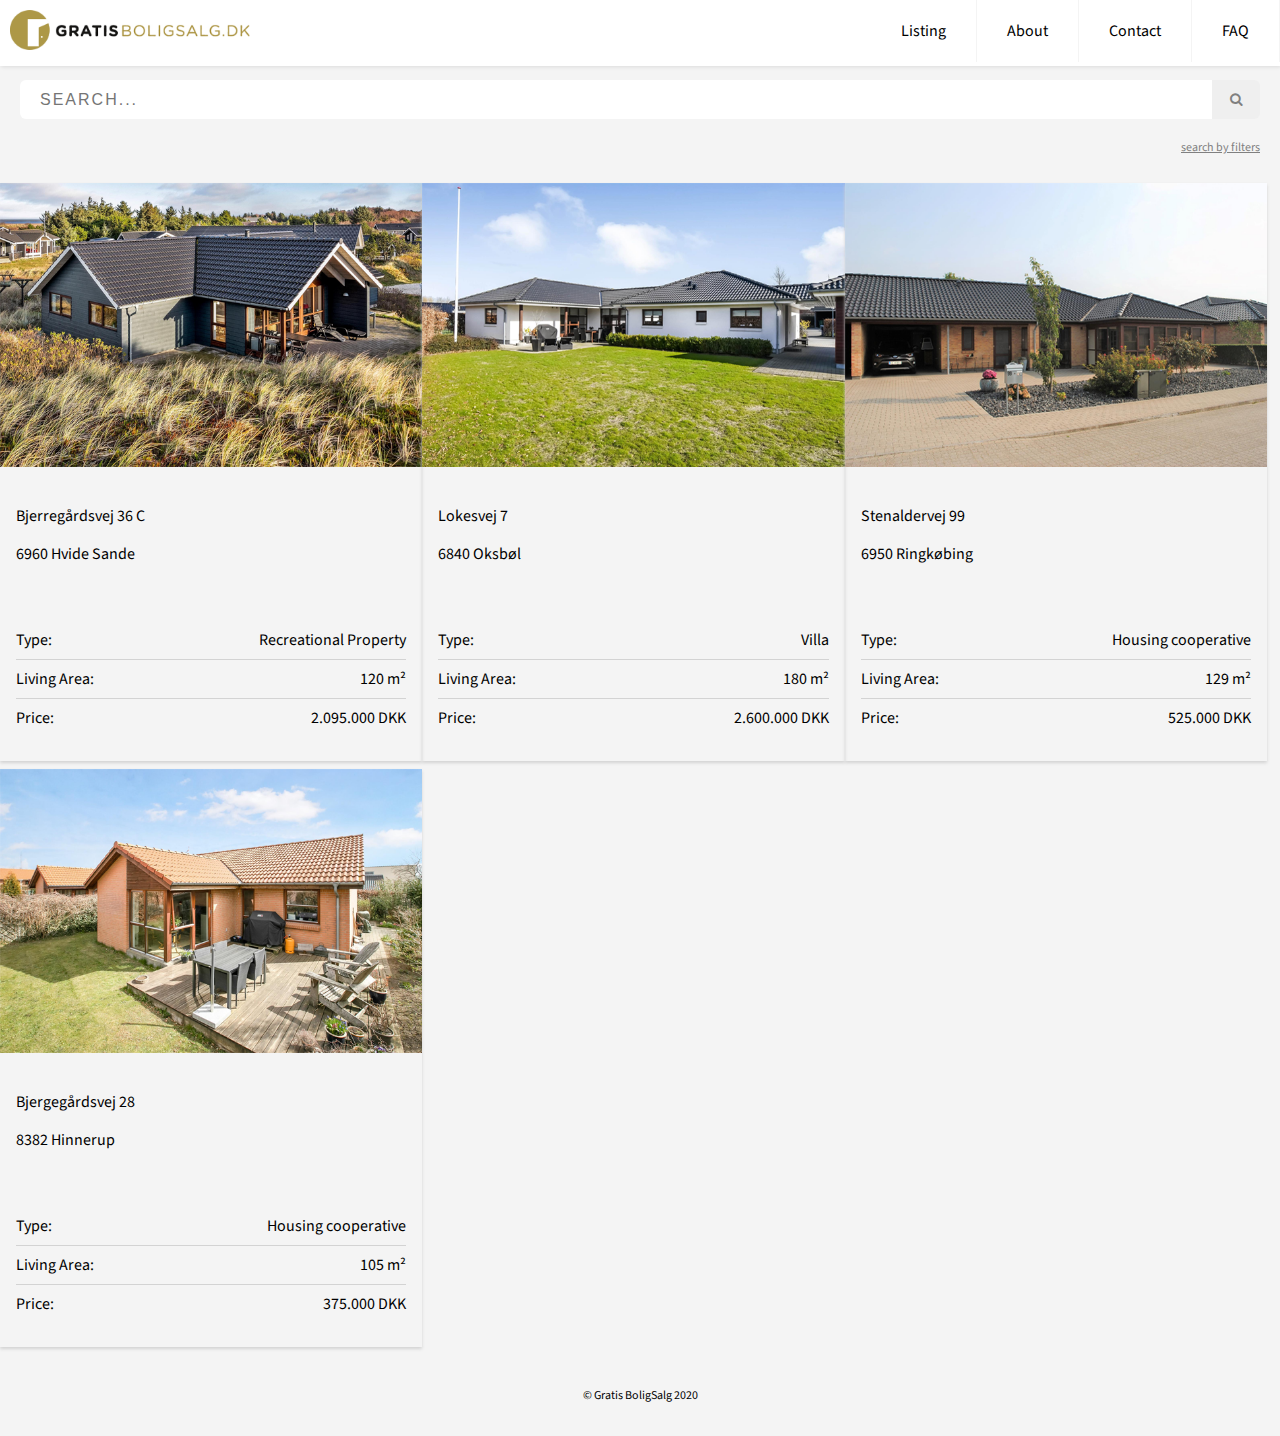
<file: index.html>
<!DOCTYPE html>
<html lang="en">

<head>
    <meta charset="UTF-8" />
    <meta name="viewport" content="width=device-width, initial-scale=1.0" />
    <link rel="stylesheet" href="./src/css/style.css" />
    <link rel="stylesheet" href="https://cdnjs.cloudflare.com/ajax/libs/font-awesome/4.7.0/css/font-awesome.min.css" />
    <link rel="stylesheet" href="https://fonts.googleapis.com/css?family=Source+Sans+Pro:400,600&display=swap" />
    <link rel="manifest" href="manifest.webmanifest" />
    <link rel="icon" type="image/png" sizes="32x32" href="./src/icons/favicon-32x32.png" />
    <title>Gratis BoligSalg</title>
</head>

<body>
    <!--Navigation menu-->
    <header class="header" id="home">
        <a href="#" class="logo">
            <img src="./src/images/logo_w_name.png" alt="logo_w_name" /></a>
        <input class="menu-btn" type="checkbox" id="menu-btn" />
        <label class="menu-icon" for="menu-btn"><span class="navicon"></span
      ></label>
        <ul class="menu">
            <li><a href="#">Listing</a></li>
            <li><a href="about.html">About</a></li>
            <li><a href="contact.html">Contact</a></li>
            <li><a href="faq.html">FAQ</a></li>
        </ul>
    </header>

    <!--Search Form-->
    <div class="container">
        <div class="search-bar" id="search-bar">
            <input placeholder="Search..." onkeyup="search_listing()" id="js-search" type="text" />
            <button type="submit"><i class="fa fa-search"></i></button>
        </div>
        <p class="search-more"><a href="search.html">search by filters</a></p>
        <br />
        <br />
        <script src="src/js/search_script.js"></script>
    </div>

    <!--Listing-->
    <div class="container">
        <div class="listing">
            <!--Item 01-->
            <div class="item1 wrapper">
                <div class="item-img">
                    <a href="house01.html"><img src="./src/images/item01.png" alt="item01" /></a>
                </div>
                <div class="item-info">
                    <p>Bjerregårdsvej 36 C</p>
                    <p>6960 Hvide Sande</p>
                </div>
                <div class="item-info">
                    <ul>
                        <li>
                            Type: <span class="float-right">Recreational Property</span>
                        </li>
                        <hr />
                        <li>Living Area: <span class="float-right">120 m²</span></li>
                        <hr />
                        <li>Price: <span class="float-right">2.095.000 DKK</span></li>
                    </ul>
                </div>
            </div>

            <!--Item 02-->
            <div class="item2 wrapper">
                <div class="item-img">
                    <a href="house02.html"><img src="./src/images/item02.png" alt="item02" /></a>
                </div>
                <div class="item-info">
                    <p>Lokesvej 7</p>
                    <p>6840 Oksbøl</p>
                </div>
                <div class="item-info">
                    <ul>
                        <li>Type: <span class="float-right">Villa</span></li>
                        <hr />
                        <li>Living Area: <span class="float-right">180 m²</span></li>
                        <hr />
                        <li>Price: <span class="float-right">2.600.000 DKK</span></li>
                    </ul>
                </div>
            </div>

            <!--Item 03-->
            <div class="item3 wrapper">
                <div class="item-img">
                    <a href="house03.html"><img src="./src/images/item03.png" alt="item03" /></a>
                </div>
                <div class="item-info">
                    <p>Stenaldervej 99</p>
                    <p>6950 Ringkøbing</p>
                </div>
                <div class="item-info">
                    <ul>
                        <li>
                            Type: <span class="float-right">Housing cooperative</span>
                        </li>
                        <hr />
                        <li>Living Area: <span class="float-right">129 m²</span></li>
                        <hr />
                        <li>Price: <span class="float-right">525.000 DKK</span></li>
                    </ul>
                </div>
            </div>

            <!--Item 04-->
            <div class="item4 wrapper">
                <div class="item-img">
                    <a href="house04.html"><img src="./src/images/item04.png" alt="item04" /></a>
                </div>
                <div class="item-info">
                    <p>Bjergegårdsvej 28</p>
                    <p>8382 Hinnerup</p>
                </div>
                <div class="item-info">
                    <ul>
                        <li>
                            Type: <span class="float-right">Housing cooperative</span>
                        </li>
                        <hr />
                        <li>Living Area: <span class="float-right">105 m²</span></li>
                        <hr />
                        <li>Price: <span class="float-right">375.000 DKK</span></li>
                    </ul>
                </div>
            </div>
        </div>
    </div>
    <!--End Listing-->

    <!--Footer-->
    <footer>© Gratis BoligSalg 2020</footer>
    <script src="src/js/app.js"></script>
</body>

</html>
</file>
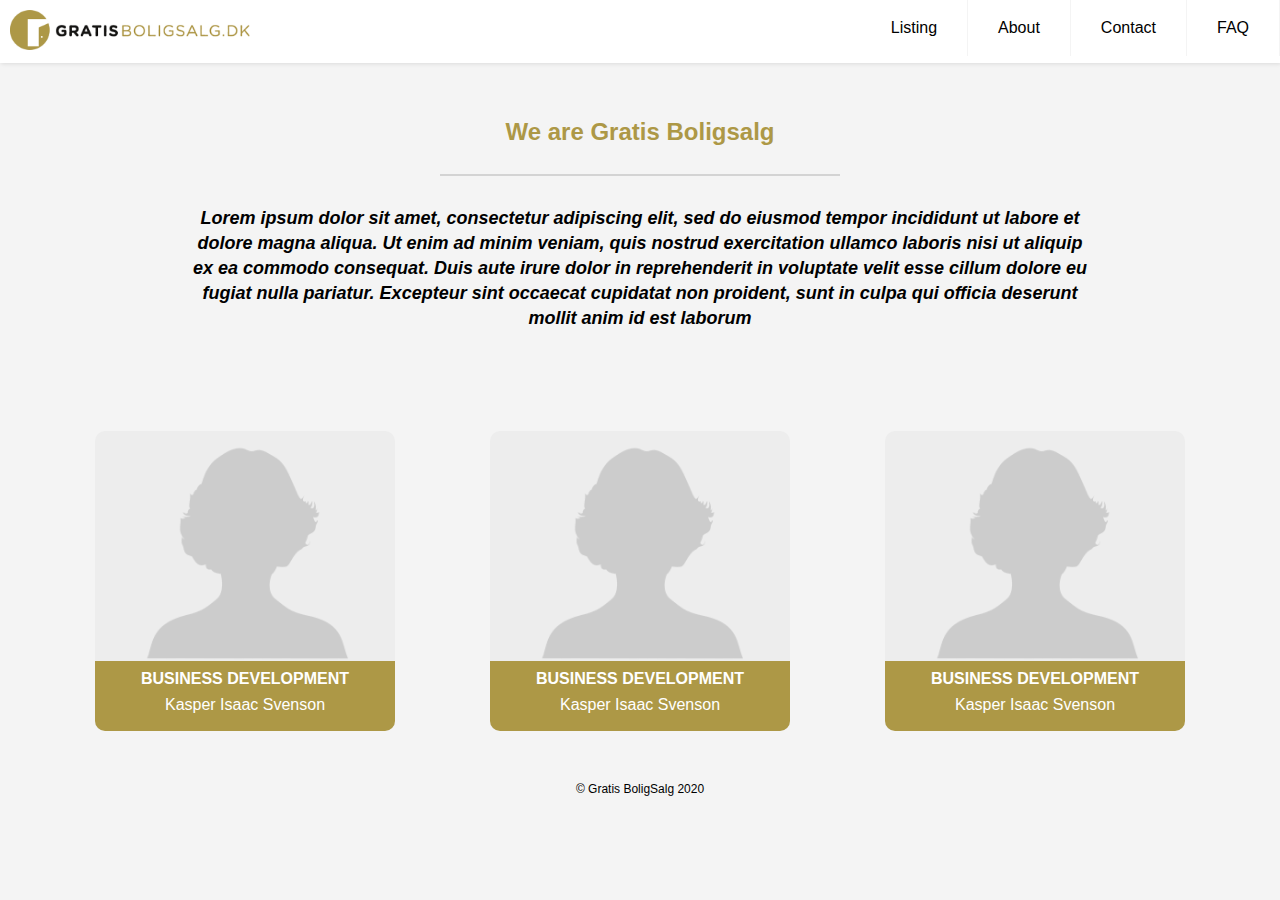
<file: about.html>
<!DOCTYPE html>
<html lang="en">
  <head>
    <meta charset="UTF-8" />
    <meta name="viewport" content="width=device-width, initial-scale=1.0" />
    <link rel="stylesheet" href="./src/css/style.css" />
    <link rel="stylesheet" href="./src/css/style_about.css" />
    <title>Title</title>
  </head>
  <body>
    <!--Navigation menu-->
    <header class="header" id="home">
      <a href="#" class="logo">
        <img src="./src/images/logo_w_name.png" alt="logo_w_name"
      /></a>
      <input class="menu-btn" type="checkbox" id="menu-btn" />
      <label class="menu-icon" for="menu-btn"
        ><span class="navicon"></span
      ></label>
      <ul class="menu">
        <li><a href="index.html">Listing</a></li>
        <li><a href="#">About</a></li>
        <li><a href="contact.html">Contact</a></li>
        <li><a href="faq.html">FAQ</a></li>
      </ul>
    </header>

    <main style="padding-top: 60px">
      <div id="container-one-about">
        <h1 id="h1-about">
          We are Gratis Boligsalg
        </h1>
        <p id="text-about">
          Lorem ipsum dolor sit amet, consectetur adipiscing elit, sed do
          eiusmod tempor incididunt ut labore et dolore magna aliqua. Ut enim ad
          minim veniam, quis nostrud exercitation ullamco laboris nisi ut
          aliquip ex ea commodo consequat. Duis aute irure dolor in
          reprehenderit in voluptate velit esse cillum dolore eu fugiat nulla
          pariatur. Excepteur sint occaecat cupidatat non proident, sunt in
          culpa qui officia deserunt mollit anim id est laborum
        </p>
      </div>
      <div id="card-container">
        <div class="card-holder">
          <div
            style="background-image: url(./src/images/p-img.png);"
            class="card-img"
          ></div>
          <div class="card-text">
            <h3 class="card-title">BUSINESS DEVELOPMENT</h3>
            <p class="card-name">Kasper Isaac Svenson</p>
          </div>
        </div>
        <div class="card-holder">
          <div
            style="background-image: url(./src/images/p-img.png);"
            class="card-img"
          ></div>
          <div class="card-text">
            <h3 class="card-title">BUSINESS DEVELOPMENT</h3>
            <p class="card-name">Kasper Isaac Svenson</p>
          </div>
        </div>
        <div class="card-holder">
          <div
            style="background-image: url(./src/images/p-img.png);"
            class="card-img"
          ></div>
          <div class="card-text">
            <h3 class="card-title">BUSINESS DEVELOPMENT</h3>
            <p class="card-name">Kasper Isaac Svenson</p>
          </div>
        </div>
      </div>
    </main>

    <footer>© Gratis BoligSalg 2020</footer>
  </body>
</html>
</file>
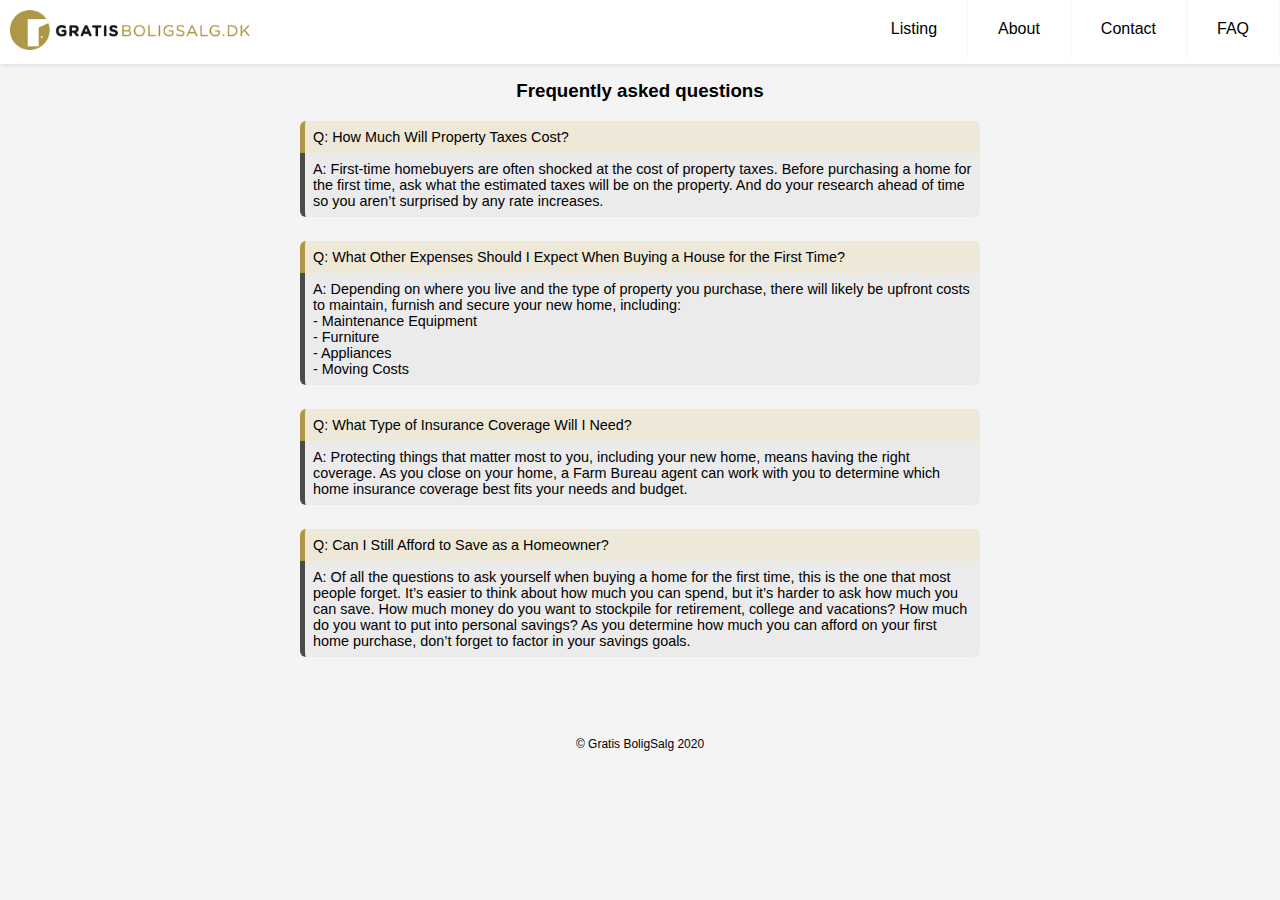
<file: faq.html>
<!DOCTYPE html>
<html lang="en">
  <head>
    <meta charset="UTF-8" />
    <meta name="viewport" content="width=device-width, initial-scale=1.0" />
    <link
      rel="icon"
      type="image/png"
      sizes="32x32"
      href="./src/icons/favicon-32x32.png"
    />
    <link rel="stylesheet" href="./src/css/style.css" />
    <title>FAQ</title>
  </head>
  <body>
    <!--Navigation menu-->
    <header class="header" id="home">
      <a href="index.html" class="logo">
        <img src="./src/images/logo_w_name.png" alt="logo_w_name"
      /></a>
      <input class="menu-btn" type="checkbox" id="menu-btn" />
      <label class="menu-icon" for="menu-btn"
        ><span class="navicon"></span
      ></label>
      <ul class="menu">
        <li><a href="index.html">Listing</a></li>
        <li><a href="about.html">About</a></li>
        <li><a href="contact.html">Contact</a></li>
        <li><a href="#">FAQ</a></li>
      </ul>
    </header>

    <!--Questions List-->
    <div class="container">
      <div class="quest-wrap">
        <h3>Frequently asked questions</h3>
        <!--Question 1-->
        <div class="quest-ans qa01">
          <div class="question">
            <p>Q: How Much Will Property Taxes Cost?</p>
          </div>
          <div class="answer">
            <p>
              A: First-time homebuyers are often shocked at the cost of property
              taxes. Before purchasing a home for the first time, ask what the
              estimated taxes will be on the property. And do your research
              ahead of time so you aren’t surprised by any rate increases.
            </p>
          </div>
        </div>

        <!--Question 2-->
        <div class="quest-ans qa02">
          <div class="question">
            <p>
              Q: What Other Expenses Should I Expect When Buying a House for the
              First Time?
            </p>
          </div>
          <div class="answer">
            <p>
              A: Depending on where you live and the type of property you
              purchase, there will likely be upfront costs to maintain, furnish
              and secure your new home, including:<br />
              - Maintenance Equipment<br />
              - Furniture<br />
              - Appliances<br />
              - Moving Costs
            </p>
          </div>
        </div>

        <!--Question 3-->
        <div class="quest-ans qa03">
          <div class="question">
            <p>
              Q: What Type of Insurance Coverage Will I Need?
            </p>
          </div>
          <div class="answer">
            <p>
              A: Protecting things that matter most to you, including your new
              home, means having the right coverage. As you close on your home,
              a Farm Bureau agent can work with you to determine which home
              insurance coverage best fits your needs and budget.
            </p>
          </div>
        </div>

        <!--Question 4-->
        <div class="quest-ans qa04">
          <div class="question">
            <p>
              Q: Can I Still Afford to Save as a Homeowner?
            </p>
          </div>
          <div class="answer">
            <p>
              A: Of all the questions to ask yourself when buying a home for the
              first time, this is the one that most people forget. It’s easier
              to think about how much you can spend, but it’s harder to ask how
              much you can save. How much money do you want to stockpile for
              retirement, college and vacations? How much do you want to put
              into personal savings? As you determine how much you can afford on
              your first home purchase, don’t forget to factor in your savings
              goals.
            </p>
          </div>
        </div>
      </div>
    </div>

    <!--Footer-->
    <footer>© Gratis BoligSalg 2020</footer>
  </body>
</html>
</file>
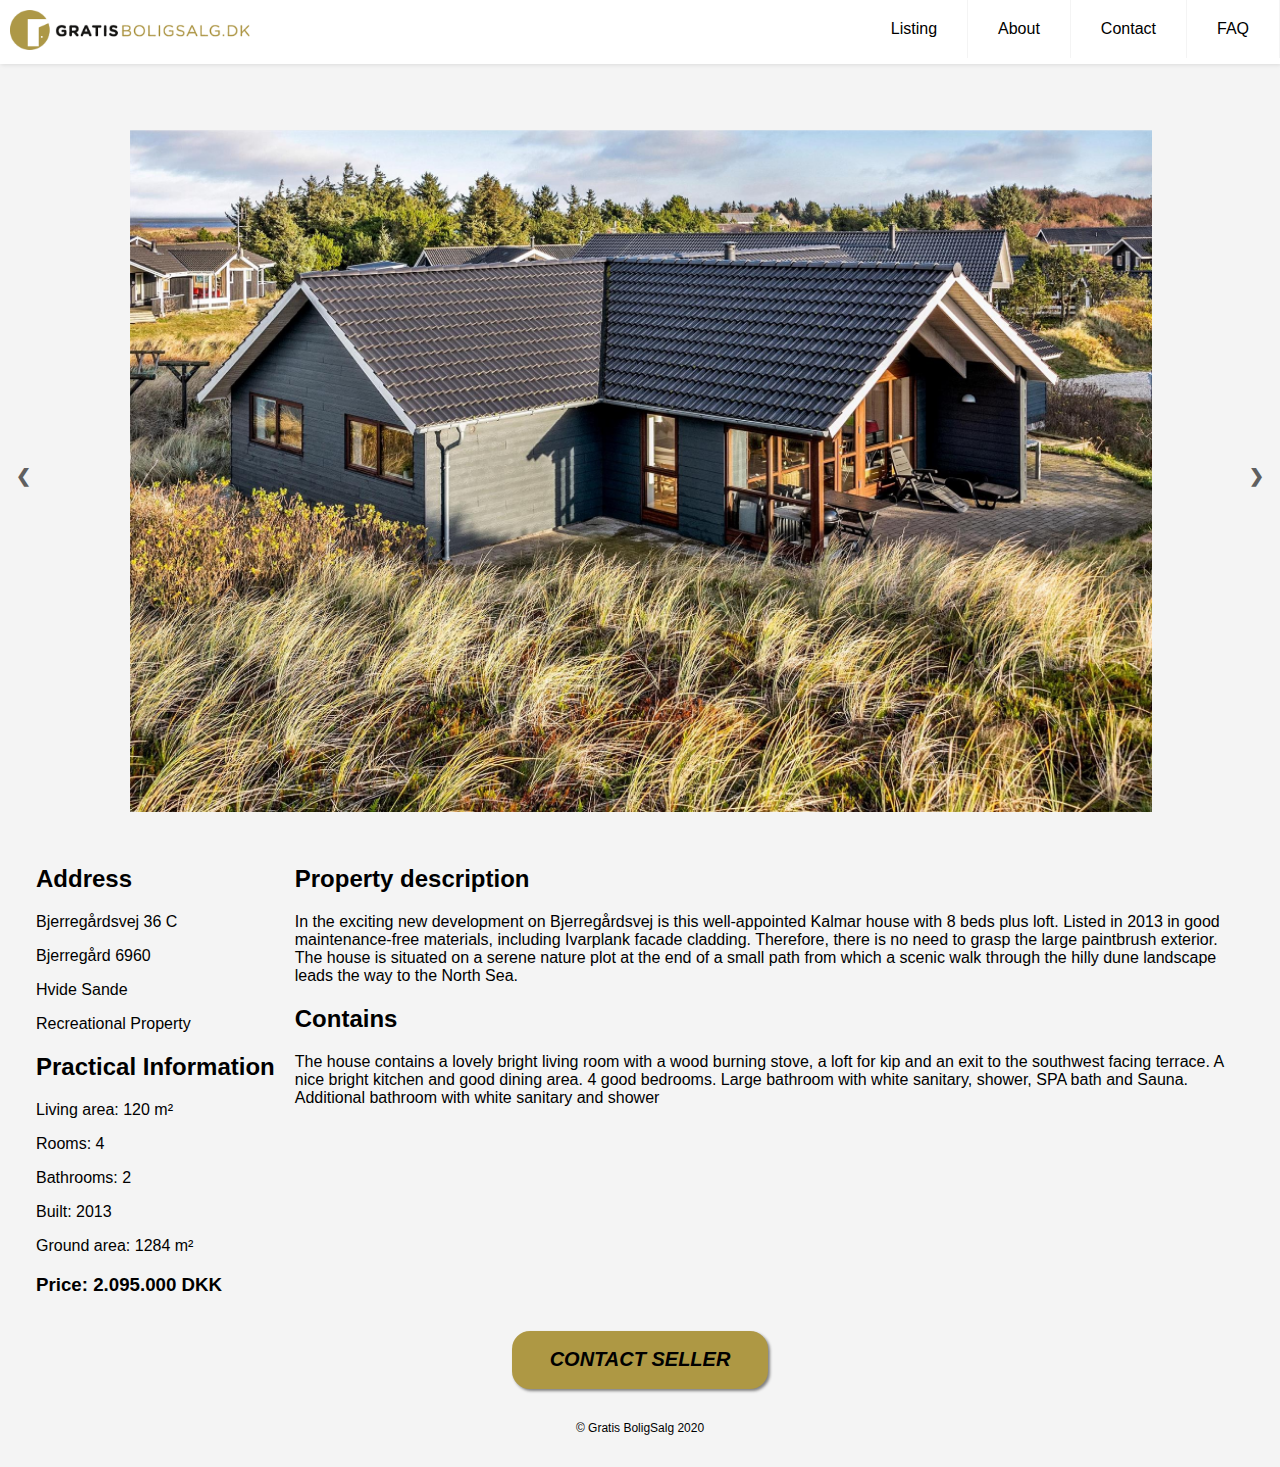
<file: house01.html>
<!DOCTYPE html>
<html lang="en">

<head>
    <meta charset="UTF-8" />
    <meta name="viewport" content="width=device-width, initial-scale=1.0" />
    <link href="https://fonts.googleapis.com/css?family=Source+Sans+Pro:400,600i&display=swap" rel="stylesheet" />
    <link rel="stylesheet" href="./src/css/style.css" />
    <link rel="stylesheet" href="./src/css/style_houses.css" />
    <link rel="icon" type="image/png" sizes="32x32" href="./src/icons/favicon-32x32.png" />
    <title>House 01</title>
</head>

<body>
    <!--Navigation menu-->
    <header class="header" id="home">
        <a href="index.html" class="logo">
            <img src="./src/images/logo_w_name.png" alt="logo_w_name" /></a>
        <input class="menu-btn" type="checkbox" id="menu-btn" />
        <label class="menu-icon" for="menu-btn"><span class="navicon"></span
      ></label>
        <ul class="menu">
            <li><a href="index.html">Listing</a></li>
            <li><a href="about.html">About</a></li>
            <li><a href="contact.html">Contact</a></li>
            <li><a href="faq.html">FAQ</a></li>
        </ul>
    </header>

    <!--Main section-->
    <main>
        <!--Slideshow container-->
        <div class="slideshow-container">
            <div class="mySlides fade">
                <img class="img" src="./src/images/Picture 1.png" alt="Picture1" />
            </div>
            <div class="mySlides fade">
                <img class="img" src="./src/images/Picture 2.png" alt="Picture2" />
            </div>
            <div class="mySlides fade">
                <img class="img" src="./src/images/Picture 3.png" alt="Picture3" />
            </div>
            <!-- Next and previous buttons -->
            <a class="prev" onclick="plusSlides(-1)" style="color:#5f5f5f;">&#10094;</a>
            <a class="next" onclick="plusSlides(1)" style="color:#5f5f5f;">&#10095;</a>
            <script src="./src/js/script_slide.js"></script>
        </div>
        <br />
        <div class="info">
            <div class="right">
                <h2>Property description</h2>
                <p class="desc">
                    In the exciting new development on Bjerregårdsvej is this well-appointed Kalmar house with 8 beds plus loft. Listed in 2013 in good maintenance-free materials, including Ivarplank facade cladding. Therefore, there is no need to grasp the large paintbrush
                    exterior. The house is situated on a serene nature plot at the end of a small path from which a scenic walk through the hilly dune landscape leads the way to the North Sea.
                </p>
                <h2>Contains</h2>
                <p>
                    The house contains a lovely bright living room with a wood burning stove, a loft for kip and an exit to the southwest facing terrace. A nice bright kitchen and good dining area. 4 good bedrooms. Large bathroom with white sanitary, shower, SPA bath and
                    Sauna. Additional bathroom with white sanitary and shower
                </p>
            </div>
            <div class="left">
                <ul>
                    <li>
                        <h2>Address</h2>
                        <p>Bjerregårdsvej 36 C</p>
                        <p>Bjerregård 6960</p>
                        <p>Hvide Sande</p>
                        <p>Recreational Property</p>
                    </li>
                </ul>
                <ul>
                    <li>
                        <h2>Practical Information</h2>
                        <p>Living area: 120 m²</p>
                        <p>Rooms: 4</p>
                        <p>Bathrooms: 2</p>
                        <p>Built: 2013</p>
                        <p>Ground area: 1284 m²</p>
                        <h3>Price: 2.095.000 DKK</h3>
                    </li>
                </ul>
            </div>
        </div>
    </main>
    <button class="btn">
      <a href="contact.html"><h2>CONTACT SELLER</h2></a>
    </button>

    <!--Footer-->
    <footer>© Gratis BoligSalg 2020</footer>
    <script src="src/js/app.js"></script>
</body>

</html>
</file>
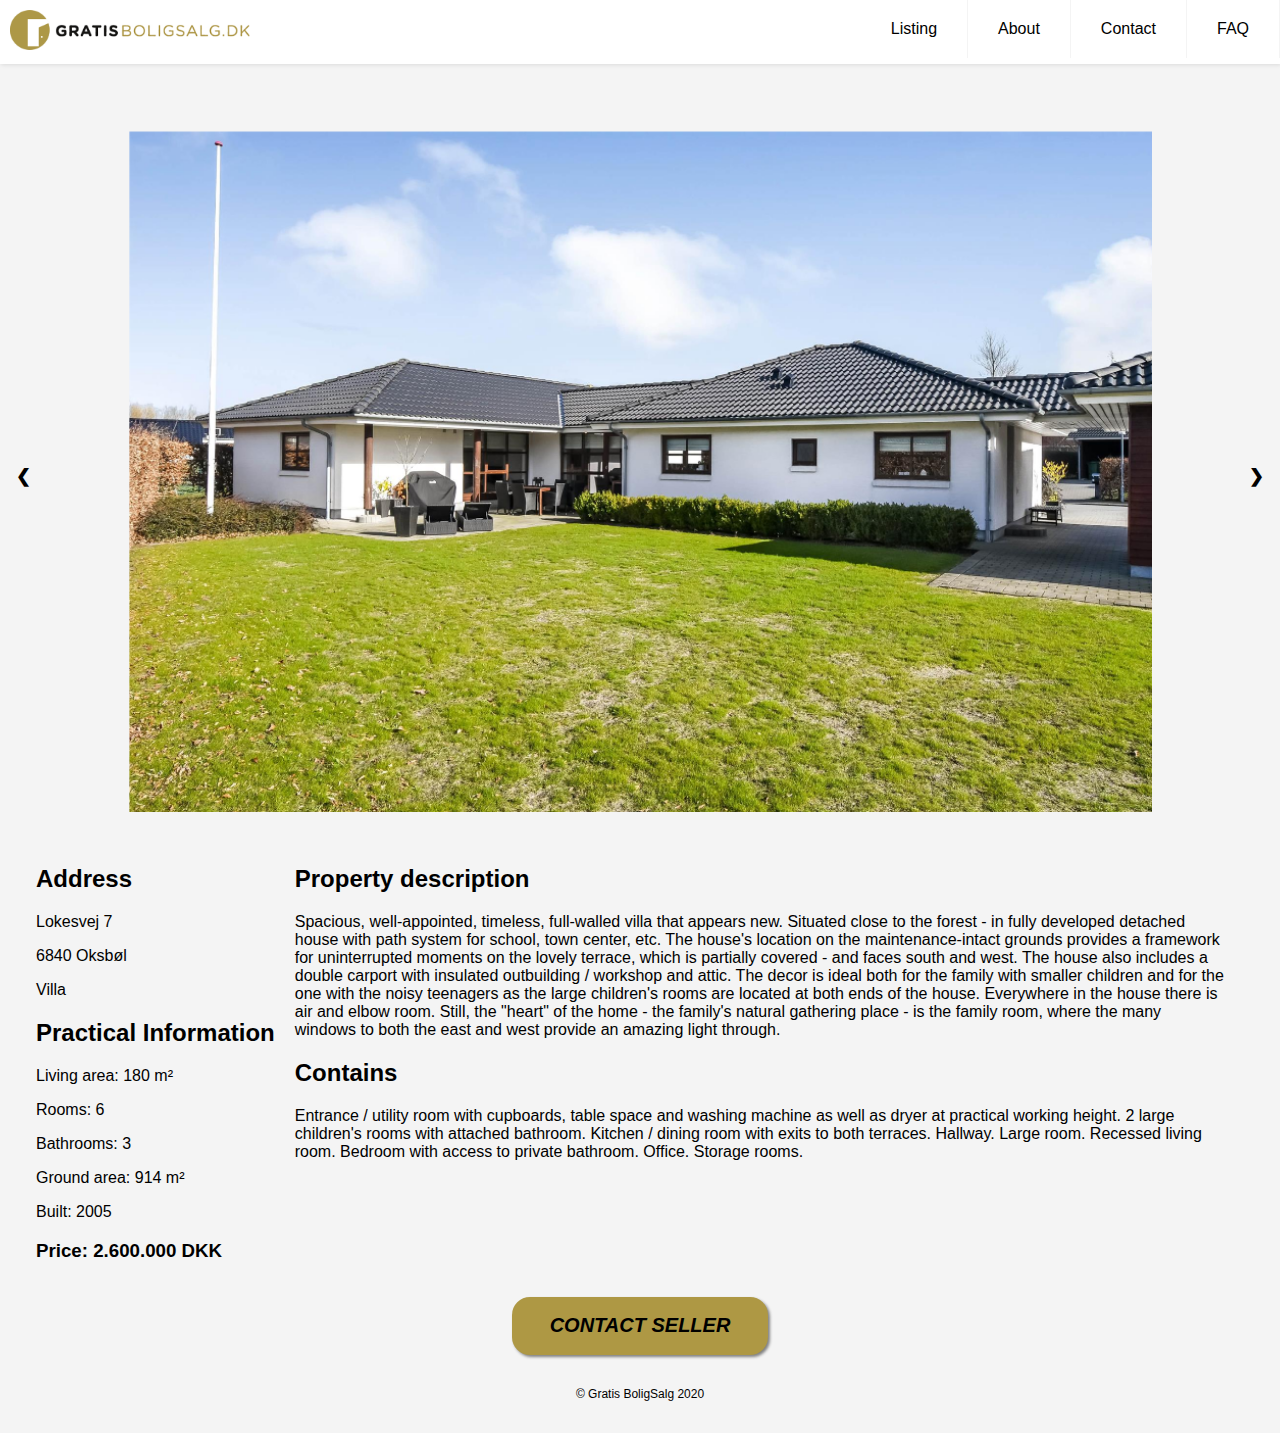
<file: house02.html>
<!DOCTYPE html>
<html lang="en">

<head>
    <meta charset="UTF-8" />
    <meta name="viewport" content="width=device-width, initial-scale=1.0" />
    <link href="https://fonts.googleapis.com/css?family=Source+Sans+Pro:400,600i&display=swap" rel="stylesheet" />
    <link rel="stylesheet" href="./src/css/style.css" />
    <link rel="stylesheet" href="./src/css/style_houses.css" />
    <link rel="icon" type="image/png" sizes="32x32" href="./src/icons/favicon-32x32.png" />
    <title>House 02</title>
</head>

<body>
    <!--Navigation menu-->
    <header class="header" id="home">
        <a href="index.html" class="logo">
            <img src="./src/images/logo_w_name.png" alt="logo_w_name" /></a>
        <input class="menu-btn" type="checkbox" id="menu-btn" />
        <label class="menu-icon" for="menu-btn"><span class="navicon"></span
      ></label>
        <ul class="menu">
            <li><a href="index.html">Listing</a></li>
            <li><a href="about.html">About</a></li>
            <li><a href="contact.html">Contact</a></li>
            <li><a href="faq.html">FAQ</a></li>
        </ul>
    </header>

    <!--Main section-->
    <main>
        <!--Slideshow container-->
        <div class="slideshow-container">
            <div class="mySlides fade">
                <img class="img" src="./src/images/Picture 4.png" alt="Picture 4" />
            </div>
            <div class="mySlides fade">
                <img class="img" src="./src/images/Picture 5.png" alt="Picture 5" />
            </div>
            <div class="mySlides fade">
                <img class="img" src="./src/images/Picture 6.png" alt="Picture 6" />
            </div>
            <!-- Next and previous buttons -->
            <a class="prev" onclick="plusSlides(-1)">&#10094;</a>
            <a class="next" onclick="plusSlides(1)">&#10095;</a>
            <script src="./src/js/script_slide.js"></script>
        </div>
        <br />
        <div class="info">
            <div class="right">
                <h2>Property description</h2>
                <p class="desc">
                    Spacious, well-appointed, timeless, full-walled villa that appears new. Situated close to the forest - in fully developed detached house with path system for school, town center, etc. The house's location on the maintenance-intact grounds provides a framework
                    for uninterrupted moments on the lovely terrace, which is partially covered - and faces south and west. The house also includes a double carport with insulated outbuilding / workshop and attic. The decor is ideal both for the family
                    with smaller children and for the one with the noisy teenagers as the large children's rooms are located at both ends of the house. Everywhere in the house there is air and elbow room. Still, the "heart" of the home - the family's
                    natural gathering place - is the family room, where the many windows to both the east and west provide an amazing light through.
                </p>
                <h2>Contains</h2>
                <p>
                    Entrance / utility room with cupboards, table space and washing machine as well as dryer at practical working height. 2 large children's rooms with attached bathroom. Kitchen / dining room with exits to both terraces. Hallway. Large room. Recessed living
                    room. Bedroom with access to private bathroom. Office. Storage rooms.
                </p>
            </div>
            <div class="left">
                <ul>
                    <li>
                        <h2>Address</h2>
                        <p>Lokesvej 7</p>
                        <p>6840 Oksbøl</p>
                        <p>Villa</p>
                    </li>
                </ul>
                <ul>
                    <li>
                        <h2>Practical Information</h2>
                        <p>Living area: 180 m²</p>
                        <p>Rooms: 6</p>
                        <p>Bathrooms: 3</p>
                        <p>Ground area: 914 m²</p>
                        <p>Built: 2005</p>
                        <h3>Price: 2.600.000 DKK</h3>
                    </li>
                </ul>
            </div>
        </div>
    </main>

    <button class="btn">
      <a href="contact.html"><h2>CONTACT SELLER</h2></a>
    </button>

    <!--Footer-->
    <footer>© Gratis BoligSalg 2020</footer>
    <script src="src/js/app.js"></script>
</body>

</html>
</file>
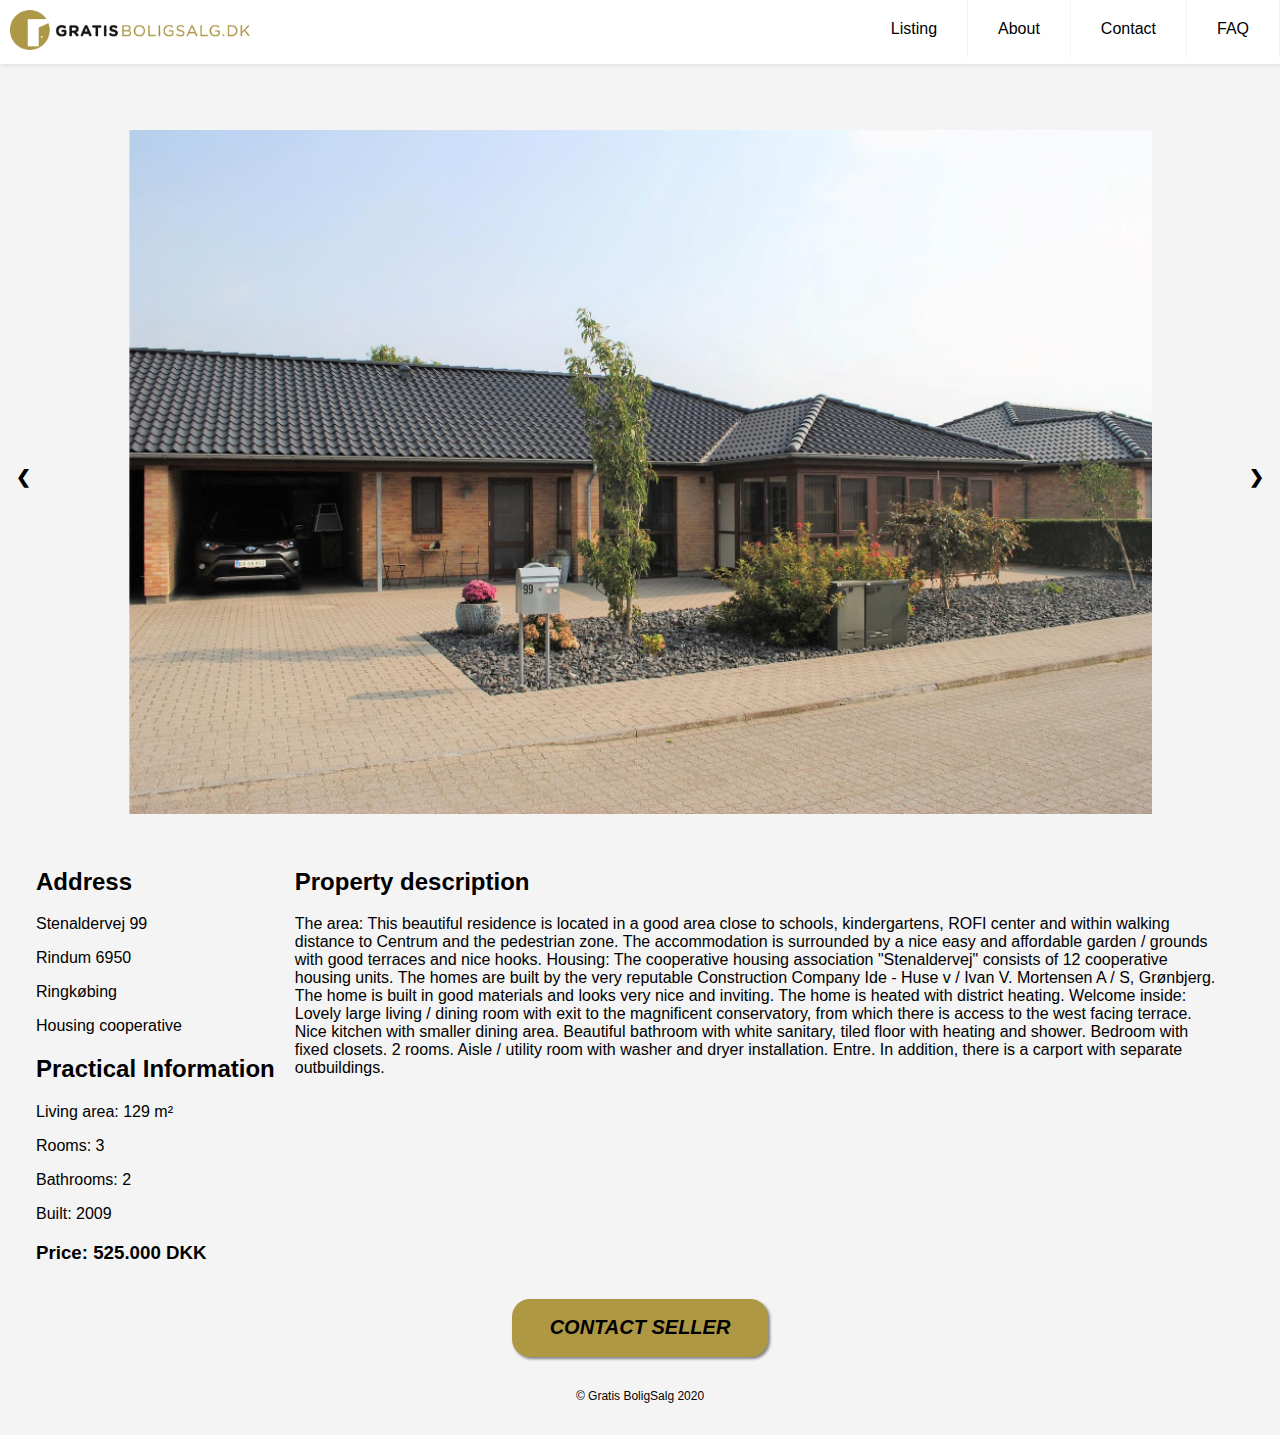
<file: house03.html>
<!DOCTYPE html>
<html lang="en">

<head>
    <meta charset="UTF-8" />
    <meta name="viewport" content="width=device-width, initial-scale=1.0" />
    <link href="https://fonts.googleapis.com/css?family=Source+Sans+Pro:400,600i&display=swap" rel="stylesheet" />
    <link rel="stylesheet" href="./src/css/style.css" />
    <link rel="stylesheet" href="./src/css/style_houses.css" />
    <link rel="icon" type="image/png" sizes="32x32" href="./src/icons/favicon-32x32.png" />
    <title>House 01</title>
</head>

<body>
    <!--Navigation menu-->
    <header class="header" id="home">
        <a href="index.html" class="logo">
            <img src="./src/images/logo_w_name.png" alt="logo_w_name" /></a>
        <input class="menu-btn" type="checkbox" id="menu-btn" />
        <label class="menu-icon" for="menu-btn"><span class="navicon"></span
      ></label>
        <ul class="menu">
            <li><a href="index.html">Listing</a></li>
            <li><a href="about.html">About</a></li>
            <li><a href="contact.html">Contact</a></li>
            <li><a href="faq.html">FAQ</a></li>
        </ul>
    </header>

    <!--Main section-->
    <main>
        <!--Slideshow container-->
        <div class="slideshow-container">
            <div class="mySlides fade">
                <img class="img" src="./src/images/Picture 7.png" alt="Picture 7" />
            </div>
            <div class="mySlides fade">
                <img class="img" src="./src/images/Picture 8.png" alt="Picture 8" />
            </div>
            <div class="mySlides fade">
                <img class="img" src="./src/images/Picture 9.png" alt="Picture 9" />
            </div>
            <!-- Next and previous buttons -->
            <a class="prev" onclick="plusSlides(-1)">&#10094;</a>
            <a class="next" onclick="plusSlides(1)">&#10095;</a>
            <script src="./src/js/script_slide.js"></script>
        </div>
        <br />
        <div class="info">
            <div class="right">
                <h2>Property description</h2>
                <p class="desc">
                    The area: This beautiful residence is located in a good area close to schools, kindergartens, ROFI center and within walking distance to Centrum and the pedestrian zone. The accommodation is surrounded by a nice easy and affordable garden / grounds with
                    good terraces and nice hooks. Housing: The cooperative housing association "Stenaldervej" consists of 12 cooperative housing units. The homes are built by the very reputable Construction Company Ide - Huse v / Ivan V. Mortensen A /
                    S, Grønbjerg. The home is built in good materials and looks very nice and inviting. The home is heated with district heating. Welcome inside: Lovely large living / dining room with exit to the magnificent conservatory, from which there
                    is access to the west facing terrace. Nice kitchen with smaller dining area. Beautiful bathroom with white sanitary, tiled floor with heating and shower. Bedroom with fixed closets. 2 rooms. Aisle / utility room with washer and dryer
                    installation. Entre. In addition, there is a carport with separate outbuildings.
                </p>
            </div>
            <div class="left">
                <ul>
                    <li>
                        <h2>Address</h2>
                        <p>Stenaldervej 99</p>
                        <p>Rindum 6950</p>
                        <p>Ringkøbing</p>
                        <p>Housing cooperative</p>
                    </li>
                </ul>
                <ul>
                    <li>
                        <h2>Practical Information</h2>
                        <p>Living area: 129 m²</p>
                        <p>Rooms: 3</p>
                        <p>Bathrooms: 2</p>
                        <p>Built: 2009</p>
                        <h3>Price: 525.000 DKK</h3>
                    </li>
                </ul>
            </div>
        </div>
    </main>

    <button class="btn">
      <a href="contact.html"><h2>CONTACT SELLER</h2></a>
    </button>

    <!--Footer-->
    <footer>© Gratis BoligSalg 2020</footer>
    <script src="src/js/app.js"></script>
</body>

</html>
</file>
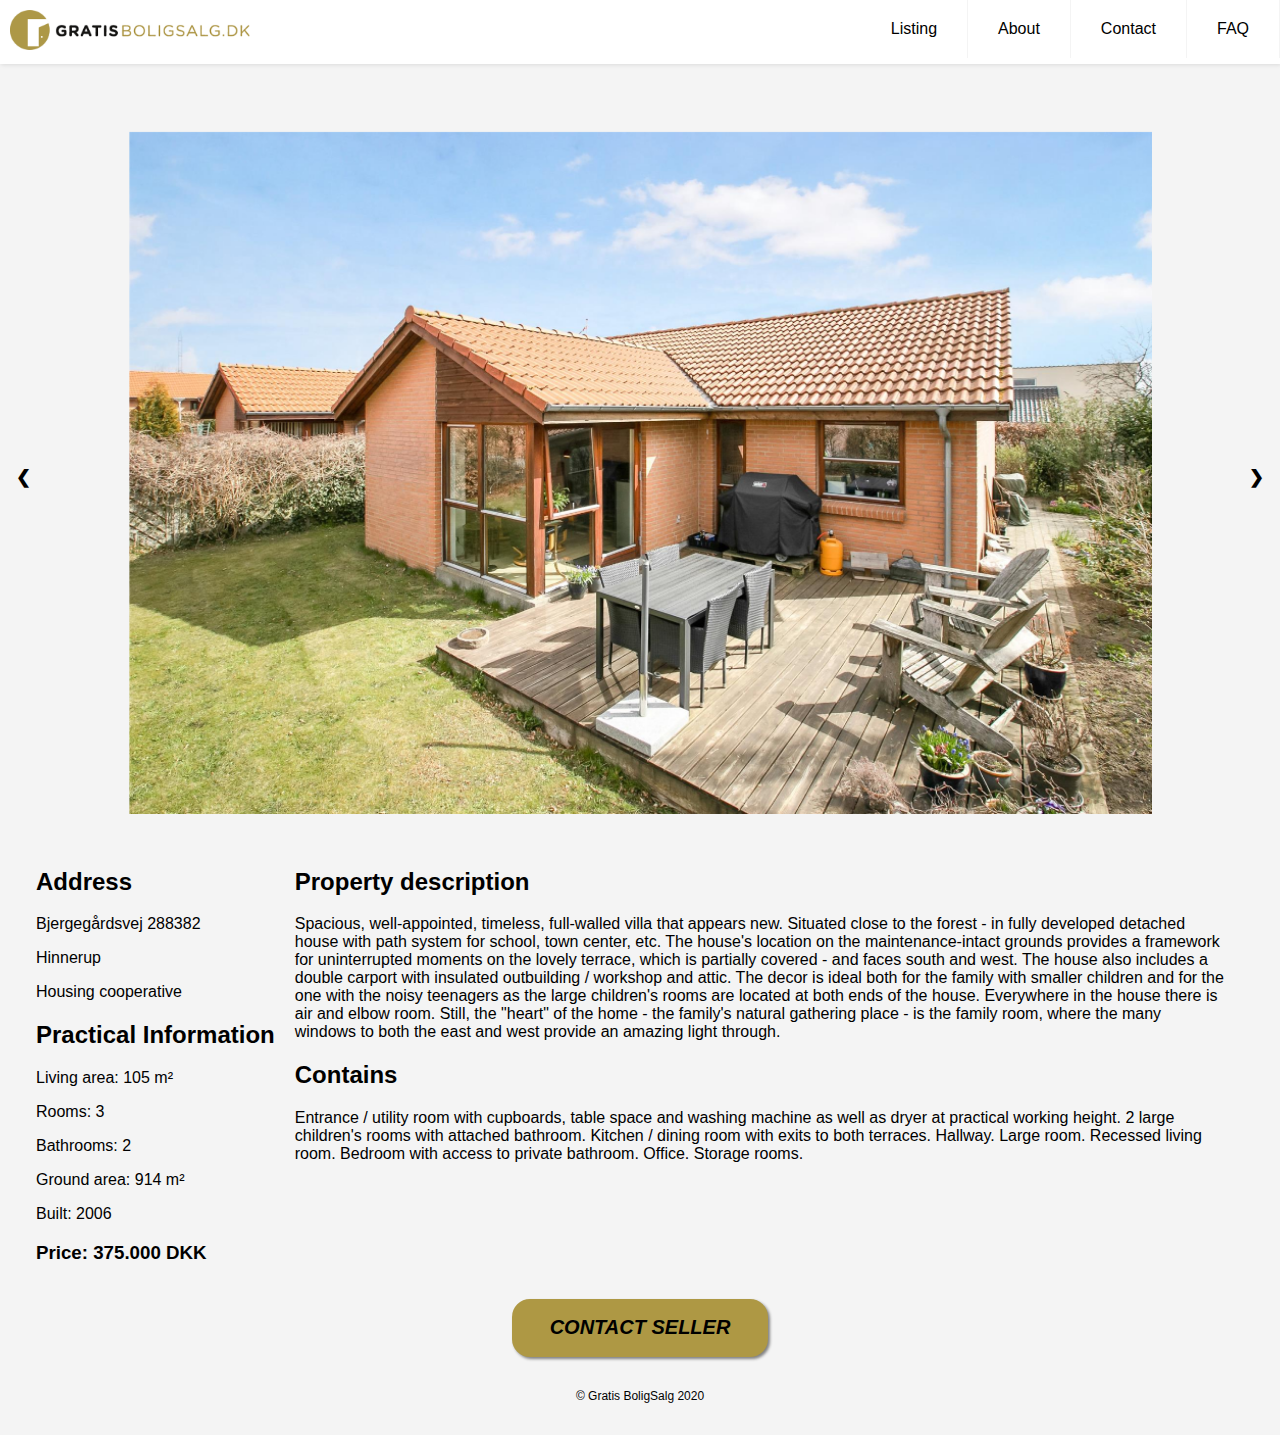
<file: house04.html>
<!DOCTYPE html>
<html lang="en">

<head>
    <meta charset="UTF-8" />
    <meta name="viewport" content="width=device-width, initial-scale=1.0" />
    <link href="https://fonts.googleapis.com/css?family=Source+Sans+Pro:400,600i&display=swap" rel="stylesheet" />
    <link rel="stylesheet" href="./src/css/style.css" />
    <link rel="stylesheet" href="./src/css/style_houses.css" />
    <link rel="icon" type="image/png" sizes="32x32" href="./src/icons/favicon-32x32.png" />
    <title>House 01</title>
</head>

<body>
    <!--Navigation menu-->
    <header class="header" id="home">
        <a href="index.html" class="logo">
            <img src="./src/images/logo_w_name.png" alt="logo_w_name" /></a>
        <input class="menu-btn" type="checkbox" id="menu-btn" />
        <label class="menu-icon" for="menu-btn"><span class="navicon"></span
      ></label>
        <ul class="menu">
            <li><a href="index.html">Listing</a></li>
            <li><a href="about.html">About</a></li>
            <li><a href="contact.html">Contact</a></li>
            <li><a href="faq.html">FAQ</a></li>
        </ul>
    </header>

    <!--Main section-->
    <main style="@media screen and (min-width: 48em){height: 1460px}">
        <!--Slideshow container-->
        <div class="slideshow-container">
            <div class="mySlides fade">
                <img class="img" src="./src/images/Picture 10.png" alt="Picture 10.png" />
            </div>
            <div class="mySlides fade">
                <img class="img" src="./src/images/Picture 11.png" alt="Picture 11.png" />
            </div>
            <div class="mySlides fade">
                <img class="img" src="./src/images/Picture 12.png" alt="Picture 12.png" />
            </div>
            <!-- Next and previous buttons -->
            <a class="prev" onclick="plusSlides(-1)">&#10094;</a>
            <a class="next" onclick="plusSlides(1)">&#10095;</a>
            <script src="./src/js/script_slide.js"></script>
        </div>
        <br />
        <div class="info">
            <div class="right">
                <h2>Property description</h2>
                <p class="desc">
                    Spacious, well-appointed, timeless, full-walled villa that appears new. Situated close to the forest - in fully developed detached house with path system for school, town center, etc. The house's location on the maintenance-intact grounds provides a framework
                    for uninterrupted moments on the lovely terrace, which is partially covered - and faces south and west. The house also includes a double carport with insulated outbuilding / workshop and attic. The decor is ideal both for the family
                    with smaller children and for the one with the noisy teenagers as the large children's rooms are located at both ends of the house. Everywhere in the house there is air and elbow room. Still, the "heart" of the home - the family's
                    natural gathering place - is the family room, where the many windows to both the east and west provide an amazing light through.
                </p>
                <h2>Contains</h2>
                <p>
                    Entrance / utility room with cupboards, table space and washing machine as well as dryer at practical working height. 2 large children's rooms with attached bathroom. Kitchen / dining room with exits to both terraces. Hallway. Large room. Recessed living
                    room. Bedroom with access to private bathroom. Office. Storage rooms.
                </p>
            </div>
            <div class="left">
                <ul>
                    <li>
                        <h2>Address</h2>
                        <p>Bjergegårdsvej 288382</p>
                        <p>Hinnerup</p>
                        <p>Housing cooperative</p>
                    </li>
                </ul>
                <ul>
                    <li>
                        <h2>Practical Information</h2>
                        <p>Living area: 105 m²</p>
                        <p>Rooms: 3</p>
                        <p>Bathrooms: 2</p>
                        <p>Ground area: 914 m²</p>
                        <p>Built: 2006</p>
                        <h3>Price: 375.000 DKK</h3>
                    </li>
                </ul>
            </div>
        </div>
    </main>

    <button class="btn">
      <a href="contact.html"><h2>CONTACT SELLER</h2></a>
    </button>

    <!--Footer-->
    <footer>© Gratis BoligSalg 2020</footer>
    <script src="src/js/app.js"></script>
</body>

</html>
</file>
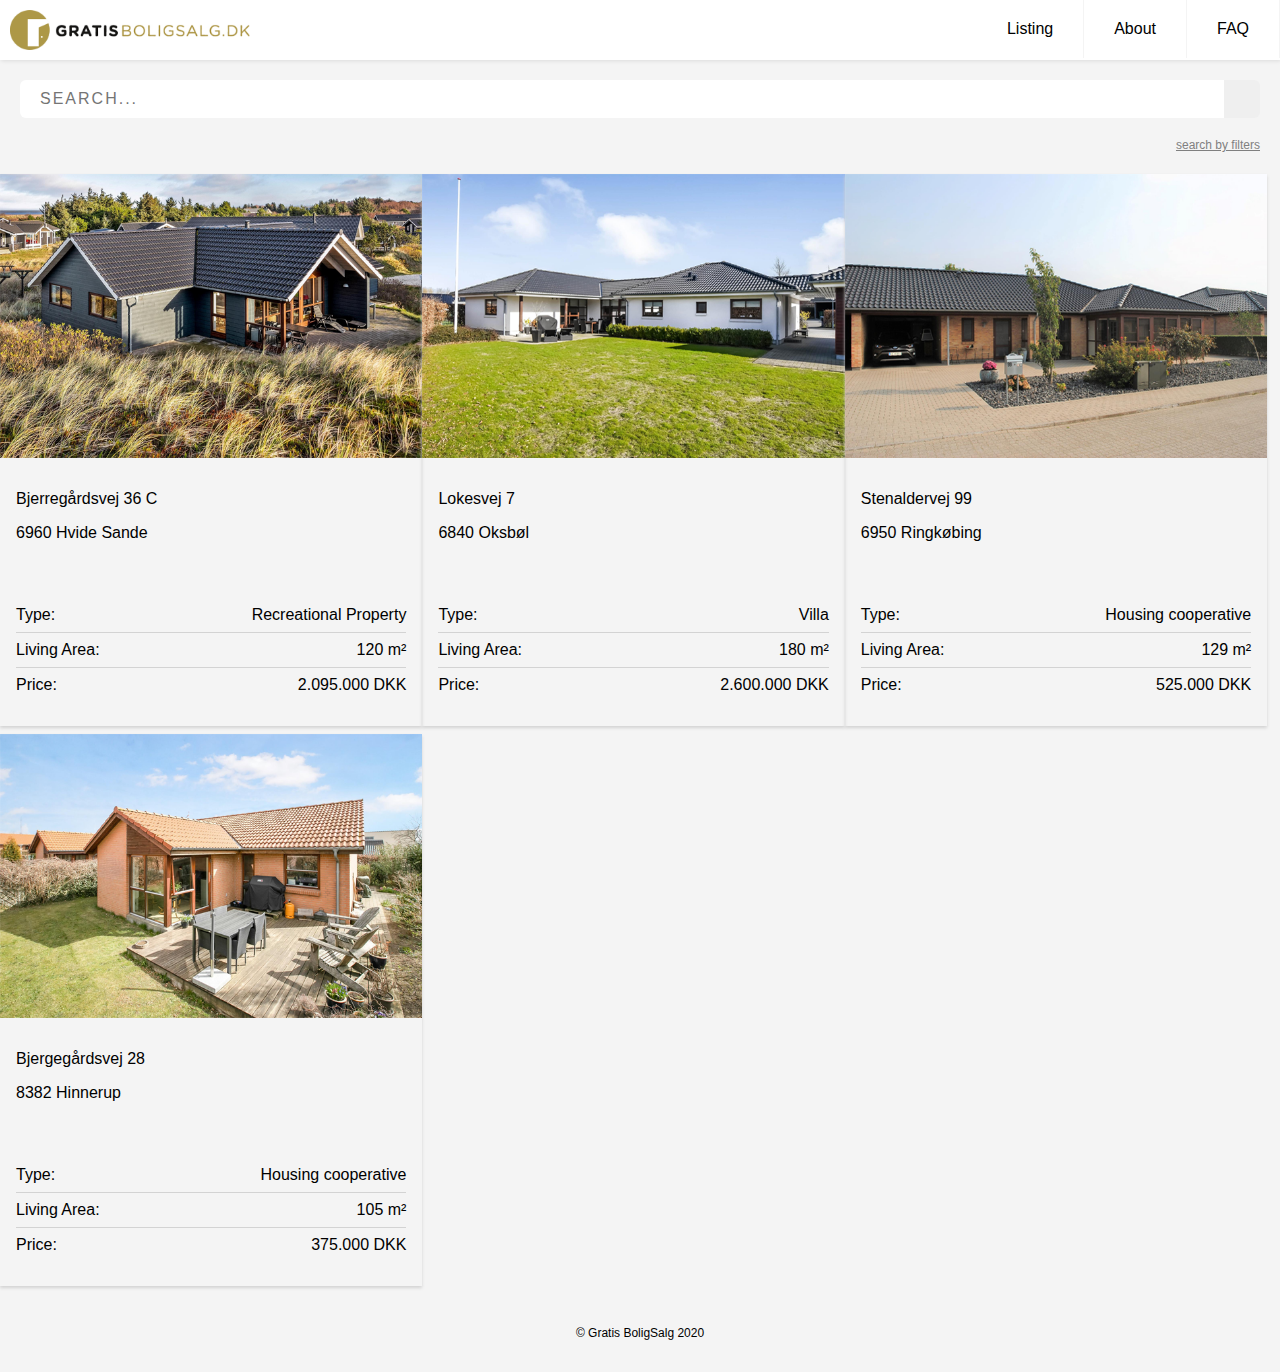
<file: index00.html>
<html lang="en">
  <head>
    <meta charset="UTF-8" />
    <meta name="viewport" content="width=device-width, initial-scale=1.0" />
    <link rel="stylesheet" href="./src/css/style.css" />
    <link
      rel="stylesheet"
      href="https://cdnjs.cloudflare.com/ajax/libs/font-awesome/4.7.0/css/font-awesome.min.css"
    />
    <title>GratisBoligSalg</title>
  </head>
  <body>
    <!--Navigation menu-->
    <header class="header" id="home">
      <a href="#search-bar" class="logo">
        <img src="./src/images/logo_w_name.png" alt="logo_w_name"
      /></a>
      <input class="menu-btn" type="checkbox" id="menu-btn" />
      <label class="menu-icon" for="menu-btn"
        ><span class="navicon"></span
      ></label>
      <ul class="menu">
        <li><a href="index.html">Listing</a></li>
        <li><a href="#about">About</a></li>
        <li><a href="faq.html">FAQ</a></li>
      </ul>
    </header>

    <!--Search Form-->
    <div class="container">
      <div class="search-bar" id="search-bar">
        <input placeholder="Search..." class="js-search" type="text" />
        <button type="submit"><i class="fa fa-search"></i></button>
      </div>
      <p class="search-more"><a href="search.html">search by filters</a></p>
      <br />
      <br />
    </div>

    <!--Listing-->
    <div class="container">
      <div class="listing">
        <!--Item 01-->
        <div class="item1 wrapper">
          <div class="item-img">
            <a href="item01.html"
              ><img src="./src/images/item01.png" alt="item01"
            /></a>
          </div>
          <div class="item-info">
            <p>Bjerregårdsvej 36 C</p>
            <p>6960 Hvide Sande</p>
          </div>
          <div class="item-info">
            <ul>
              <li>
                Type: <span class="float-right">Recreational Property</span>
              </li>
              <hr />
              <li>Living Area: <span class="float-right">120 m²</span></li>
              <hr />
              <li>Price: <span class="float-right">2.095.000 DKK</span></li>
            </ul>
          </div>
        </div>

        <!--Item 02-->
        <div class="item2 wrapper">
          <div class="item-img">
            <a href="item02.html"
              ><img src="./src/images/item02.png" alt="item02"
            /></a>
          </div>
          <div class="item-info">
            <p>Lokesvej 7</p>
            <p>6840 Oksbøl</p>
          </div>
          <div class="item-info">
            <ul>
              <li>Type: <span class="float-right">Villa</span></li>
              <hr />
              <li>Living Area: <span class="float-right">180 m²</span></li>
              <hr />
              <li>Price: <span class="float-right">2.600.000 DKK</span></li>
            </ul>
          </div>
        </div>

        <!--Item 03-->
        <div class="item3 wrapper">
          <div class="item-img">
            <a href="item03.html"
              ><img src="./src/images/item03.png" alt="item03"
            /></a>
          </div>
          <div class="item-info">
            <p>Stenaldervej 99</p>
            <p>6950 Ringkøbing</p>
          </div>
          <div class="item-info">
            <ul>
              <li>
                Type: <span class="float-right">Housing cooperative</span>
              </li>
              <hr />
              <li>Living Area: <span class="float-right">129 m²</span></li>
              <hr />
              <li>Price: <span class="float-right">525.000 DKK</span></li>
            </ul>
          </div>
        </div>

        <!--Item 04-->
        <div class="item4 wrapper">
          <div class="item-img">
            <a href="item04.html"
              ><img src="./src/images/item04.png" alt="item04"
            /></a>
          </div>
          <div class="item-info">
            <p>Bjergegårdsvej 28</p>
            <p>8382 Hinnerup</p>
          </div>
          <div class="item-info">
            <ul>
              <li>
                Type: <span class="float-right">Housing cooperative</span>
              </li>
              <hr />
              <li>Living Area: <span class="float-right">105 m²</span></li>
              <hr />
              <li>Price: <span class="float-right">375.000 DKK</span></li>
            </ul>
          </div>
        </div>
      </div>
    </div>

    <!--Footer-->
    <footer>© Gratis BoligSalg 2020</footer>
  </body>
</html>
</file>
<file: src/css/style.css>
body {
    width: 100%;
    margin: 0;
    padding: 0;
    font-family: "Source Sans Pro", sans-serif;
    font-size: 16px;
    background-color: #f4f4f4;
}

a {
    color: #000;
}

ul {
    list-style: none;
    padding: 0;
}


/* header */

.header {
    background-color: #fff;
    box-shadow: 1px 1px 4px 0 rgba(0, 0, 0, 0.1);
    position: fixed;
    width: 100%;
    z-index: 3;
    top: 0;
}

.header ul {
    margin: 0;
    padding: 0;
    overflow: hidden;
    background-color: #fff;
}

.header li a {
    display: block;
    padding: 20px 20px;
    border-right: 1px solid #f4f4f4;
    text-decoration: none;
}

.header li a:hover,
.header .menu-btn:hover {
    background-color: #f4f4f4;
}

.header .logo {
    display: block;
    float: left;
    padding: 10px;
    text-decoration: none;
}


/* menu */

.header .menu {
    clear: both;
    max-height: 0;
    transition: max-height 0.2s ease-out;
}


/* menu icon */

.header .menu-icon {
    cursor: pointer;
    display: inline-block;
    float: right;
    padding: 28px 20px;
    position: relative;
    user-select: none;
}

.header .menu-icon .navicon {
    background: #333;
    display: block;
    height: 2px;
    position: relative;
    transition: background 0.2s ease-out;
    width: 18px;
}

.header .menu-icon .navicon:before,
.header .menu-icon .navicon:after {
    background: #333;
    content: "";
    display: block;
    height: 100%;
    position: absolute;
    transition: all 0.2s ease-out;
    width: 100%;
}

.header .menu-icon .navicon:before {
    top: 5px;
}

.header .menu-icon .navicon:after {
    top: -5px;
}


/* menu btn */

.header .menu-btn {
    display: none;
}

.header .menu-btn:checked~.menu {
    max-height: 240px;
}

.header .menu-btn:checked~.menu-icon .navicon {
    background: transparent;
}

.header .menu-btn:checked~.menu-icon .navicon:before {
    transform: rotate(-45deg);
}


/*Selects every .menu-icon element that are preceded by a .menu-btn element*/

.header .menu-btn:checked~.menu-icon .navicon:after {
    transform: rotate(45deg);
}

.header .menu-btn:checked~.menu-icon:not(.steps) .navicon:before,
.header .menu-btn:checked~.menu-icon:not(.steps) .navicon:after {
    top: 0;
}

.logo img {
    max-height: 40px;
}

.search-bar {
    display: flex;
    margin: 80px 20px 20px 20px;
}

input[type="text"] {
    position: relative;
    padding: 10px 20px 10px 20px;
    width: 100%;
    color: #525252;
    text-transform: uppercase;
    font-size: 16px;
    font-weight: 100;
    letter-spacing: 2px;
    border: none;
    border-radius: 6px 0 0 6px;
    background: linear-gradient(to right, #ffffff 0%, #464747 #f9f9f9 100%);
    transition: width 0.4s ease;
    outline: none;
}

button {
    border: none;
    cursor: pointer;
    border-radius: 0 6px 6px 0;
}

i {
    position: relative;
    color: gray;
    padding: 12px;
}

.search-more {
    float: right;
    margin: 0 20px 20px 0;
    font-size: 0.75rem;
}

.search-more a {
    color: gray;
}

.item-img img {
    max-width: 100%;
}

.item-info {
    padding: 1rem;
}

.float-right {
    float: right;
}

hr {
    height: 1px;
    border-width: 0;
    color: gray;
    background-color: lightgray;
}

.wrapper {
    margin-bottom: 0.5rem;
    box-shadow: 0px 2px 3px lightgrey;
}

.quest-wrap {
    margin: 80px 20px 20px 20px;
}

.quest-wrap h3 {
    text-align: center;
}

.quest-wrap p {
    font-size: 0.9rem;
    padding: 0.5rem;
    margin: 0;
}

.quest-ans {
    margin-bottom: 1.5rem;
}

.question {
    background-color: #ede8d7;
    border-radius: 6px 6px 0 0;
    border-left: 5px solid #ae9845;
}

.answer {
    background-color: #ebebeb;
    border-radius: 0 0 6px 6px;
    border-left: 5px solid #4b4b4b;
}

footer {
    font-size: 0.75rem;
    margin: 2rem;
    text-align: center;
}


/* Medium Sreen / ≥ 768px */

@media screen and (min-width: 48em) {
    .header li {
        float: left;
    }
    .header li a {
        padding: 20px 30px;
    }
    .header .menu {
        clear: none;
        float: right;
        max-height: none;
    }
    .header .menu-icon {
        display: none;
    }
    .listing {
        display: flex;
        flex-wrap: wrap;
        align-content: space-around;
    }
    .wrapper {
        width: 50%;
    }
    .item-img img {
        width: 100%;
    }
}


/* Large Sreen / ≥ 1024px */

@media screen and (min-width: 64em) {
    .wrapper {
        width: 33%;
    }
    .quest-wrap {
        margin: 80px 300px;
    }
}
</file>
<file: src/css/style_houses.css>
/*Slideshow container*/

.slideshow-container {
    max-width: initial;
    position: relative;
    margin: auto;
    margin-top: 5%;
}

.mySlides {
    display: none;
}


/* Next & previous buttons */

.prev,
.next {
    cursor: pointer;
    position: absolute;
    top: 50%;
    width: auto;
    margin-top: -22px;
    padding: 16px;
    font-weight: bold;
    font-size: 18px;
    transition: 0.6s ease;
    border-radius: 0 3px 3px 0;
    user-select: none;
}


/* Position the "next button" to the right */

.next {
    right: 0;
    border-radius: 3px 0 0 3px;
}


/* On hover, add a black background color with a little bit see-through */

.prev:hover,
.next:hover {
    background-color: rgba(0, 0, 0, 0.8);
}


/*Main section*/

main {
    margin-top: 65px;
    width: 100%;
}

.info {
    padding: 1rem;
}

.btn {
    background-color: #ae9844;
    font-family: "Source Sans Pro", sans-serif, 600;
    border-radius: 18px;
    box-shadow: 2px 2px 3px grey;
    font-style: italic;
    margin: 0 25% 0 25%;
    width: 50%;
}

.btn a {
    text-decoration: none;
}

.img {
    width: 100%;
    display: block;
    margin-left: auto;
    margin-right: auto;
}


/* Medium Sreen / ≥ 768px */

@media screen and (min-width: 48em) {
    .header li {
        float: left;
    }
    .btn {
        width: 20%;
        margin: 0 40% 0 40%;
    }
    .header li a {
        padding: 20px 30px;
    }
    .header .menu {
        clear: none;
        float: right;
        max-height: none;
    }
    .header .menu-icon {
        display: none;
    }
}


/* Laptops --> Screen = B/w 1025px to 1280px */

@media (min-width: 1025px) and (max-width: 1280px) {
    .img {
        width: 80%;
    }
    main {
        padding-top: 0.1%;
    }
    .info {
        display: grid;
        grid-template-areas: ". a b c.";
        grid-gap: 20px;
        height: 440;
        padding: 1rem;
    }
    .left {
        grid-area: a;
    }
    .right {
        grid-area: b;
        width: 100%;
        justify-self: right;
        padding-left: 10%;
    }
}


/*Phones --> portrait Screen = B/w 320px to 479px*/

@media (min-width: 320px) and (max-width: 480px) {}
</file>
<file: src/css/style_about.css>
/*
html5doctor.com Reset Stylesheet
v1.6.1
Last Updated: 2010-09-17
Author: Richard Clark - http://richclarkdesign.com
Twitter: @rich_clark
*/

html,
body,
div,
span,
object,
iframe,
h1,
h2,
h3,
h4,
h5,
h6,
p,
blockquote,
pre,
abbr,
address,
cite,
code,
del,
dfn,
em,
img,
ins,
kbd,
q,
samp,
small,
strong,
sub,
sup,
var,
b,
i,
dl,
dt,
dd,
ol,
ul,
li,
fieldset,
form,
label,
legend,
table,
caption,
tbody,
tfoot,
thead,
tr,
th,
td,
article,
aside,
canvas,
details,
figcaption,
figure,
footer,
header,
hgroup,
menu,
nav,
section,
summary,
time,
mark,
audio,
video {
  margin: 0;
  padding: 0;
  border: 0;
  outline: 0;
  font-size: 100%;
  vertical-align: baseline;
  background: transparent;
}

body {
  line-height: 1;
}

article,
aside,
details,
figcaption,
figure,
footer,
header,
hgroup,
menu,
nav,
section {
  display: block;
}

nav ul {
  list-style: none;
}

blockquote,
q {
  quotes: none;
}

blockquote:before,
blockquote:after,
q:before,
q:after {
  content: "";
  content: none;
}

a {
  margin: 0;
  padding: 0;
  font-size: 100%;
  vertical-align: baseline;
  background: transparent;
}

/* change colours to suit your needs */
ins {
  background-color: #ff9;
  color: #000;
  text-decoration: none;
}

/* change colours to suit your needs */
mark {
  background-color: #ff9;
  color: #000;
  font-style: italic;
  font-weight: bold;
}

del {
  text-decoration: line-through;
}

abbr[title],
dfn[title] {
  border-bottom: 1px dotted;
  cursor: help;
}

table {
  border-collapse: collapse;
  border-spacing: 0;
}

/* change border colour to suit your needs */
hr {
  display: block;
  height: 1px;
  border: 0;
  border-top: 1px solid #cccccc;
  margin: 1em 0;
  padding: 0;
}

input,
select {
  vertical-align: middle;
}

body {
  margin: 0;
  font-family: Helvetica, sans-serif;
  background-color: #f4f4f4;
}

a {
  color: #000;
}
ul {
  list-style: none;
  padding: 0;
}

#container-one-about {
  font-family: "Source Sans Pro", sans-serif;
  margin-top: 20px;
  text-align: center;
}

#h1-about {
  font-size: 24px;
  color: #ad9846;
  width: 300px;
  margin: 0 auto;
  font-weight: bold;
  border-bottom: 2px solid #d3d3d3;
  padding-bottom: 10px;
}

#text-about {
  padding-top: 10px;
  width: 85%;
  margin: 0 auto;
  font-style: italic;
  font-weight: bold;
  line-height: 20px;
}

#card-container {
  margin-top: 20px;
  display: flex;
  flex-direction: column;
  justify-content: center;
  align-items: center;
}

.card-holder {
  height: 300px;
  width: 300px;
  background-color: #ededed;
  margin-bottom: 20px;

  border-radius: 10px;
}

.card-img {
  height: 230px;
  width: 100%;
  background-position: center;
  background-repeat: no-repeat;
  background-size: contain;
}

.card-text {
  background-color: #ad9846;
  height: 70px;
  width: 100%;
  text-align: center;
  color: white;
  border-bottom-left-radius: 10px;
  border-bottom-right-radius: 10px;
}

.card-title {
  padding: 10px 0 10px 0;
}

.card-name {
  padding: 0 0 10px 0;
}

footer {
  margin: 2rem;
  text-align: center;
  font-size: 0.75rem;
}

/* Medium Sreen / ≥ 768px */

@media screen and (min-width: 48em) {
  .header li {
    float: left;
  }
  .header li a {
    padding: 20px 30px;
  }
  .header .menu {
    clear: none;
    float: right;
    max-height: none;
  }
  .header .menu-icon {
    display: none;
  }
  .listing {
    display: flex;
    flex-wrap: wrap;
    align-content: space-around;
  }

  #card-container {
    flex-direction: row;
    justify-content: space-evenly;
    margin-top: 40px;
  }

  .card-holder {
    transform: scale(0.8);
  }
}

/* Large Sreen / ≥ 1024px */
@media screen and (min-width: 64em) {
  #card-container {
    flex-direction: row;
    justify-content: space-evenly;
    margin-top: 100px;
  }

  #text-about {
    line-height: 25px;
  }

  #h1-about {
    width: 400px;
    padding-bottom: 30px;
  }

  #container-one-about {
    margin-top: 60px;
  }

  #text-about {
    padding-top: 30px;
    width: 70%;
    font-size: 18px;
  }

  .card-holder {
    transform: scale(1);
  }
}
</file>
